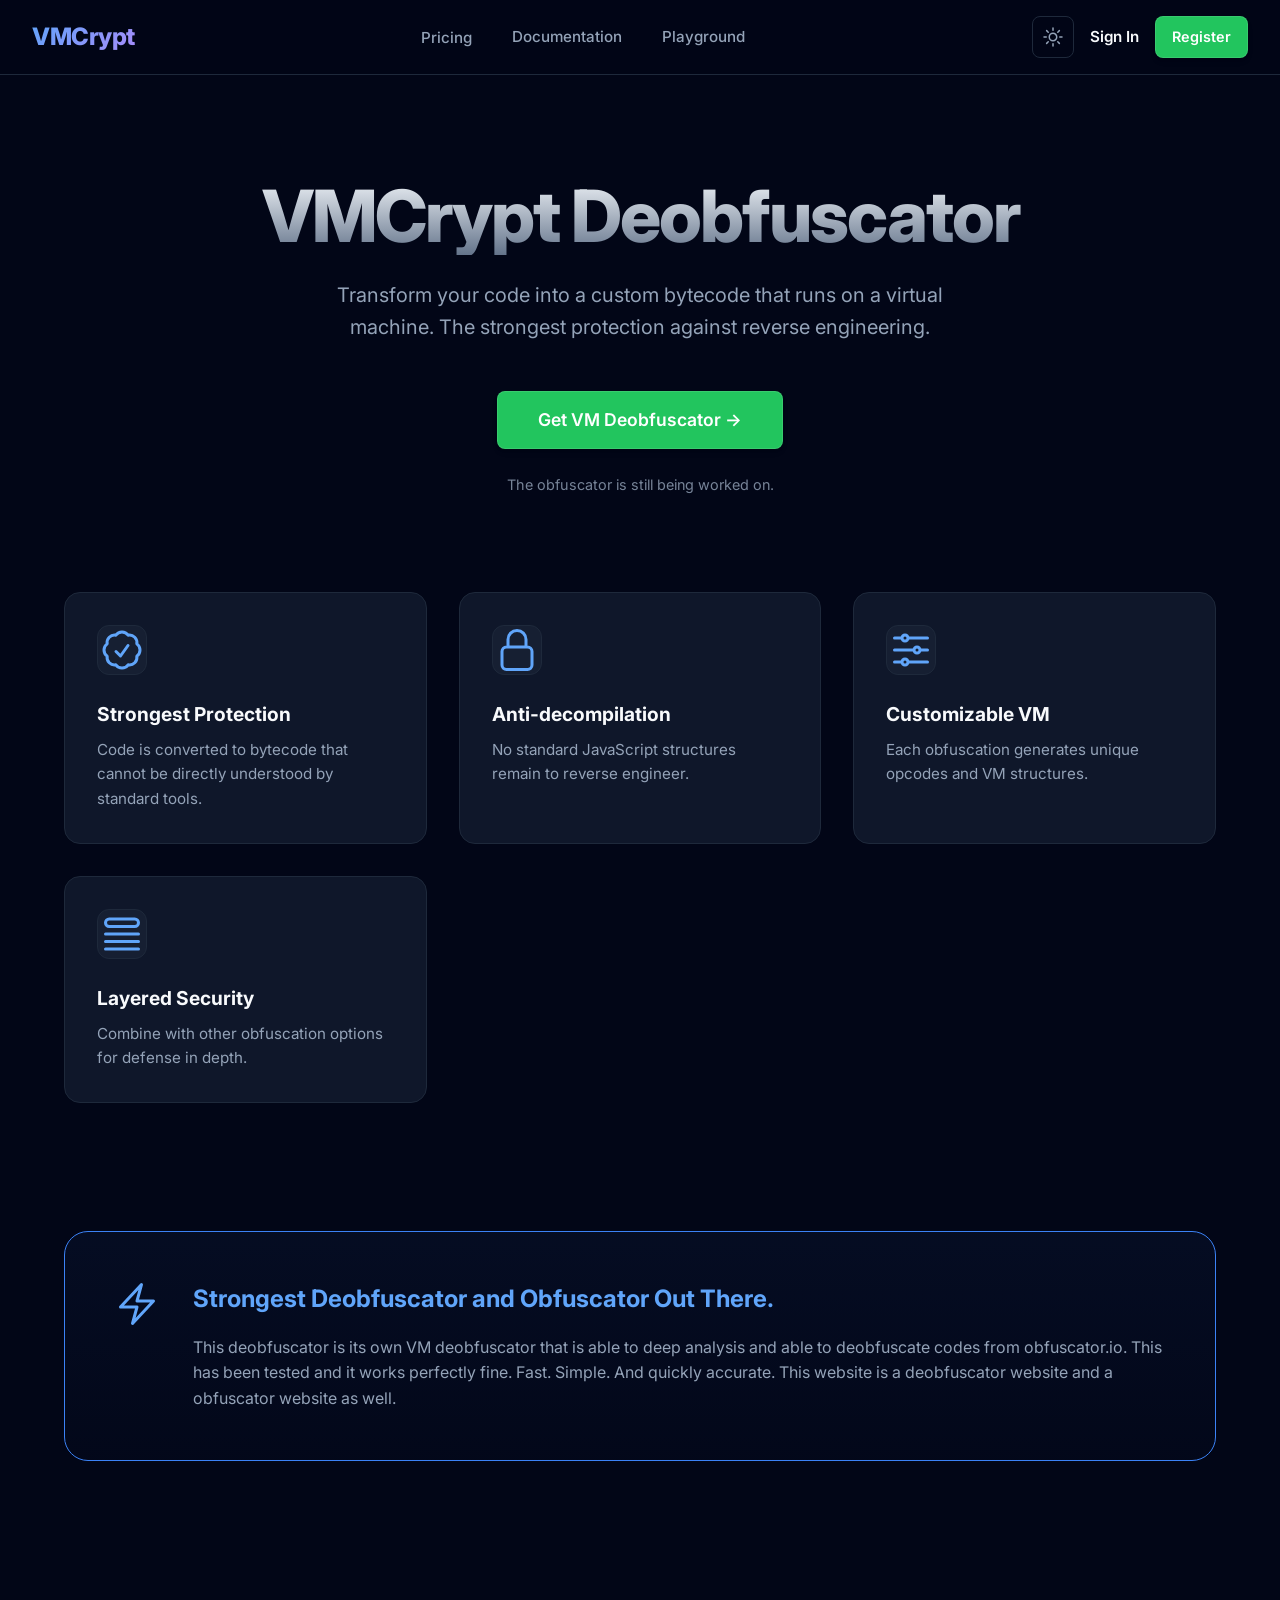
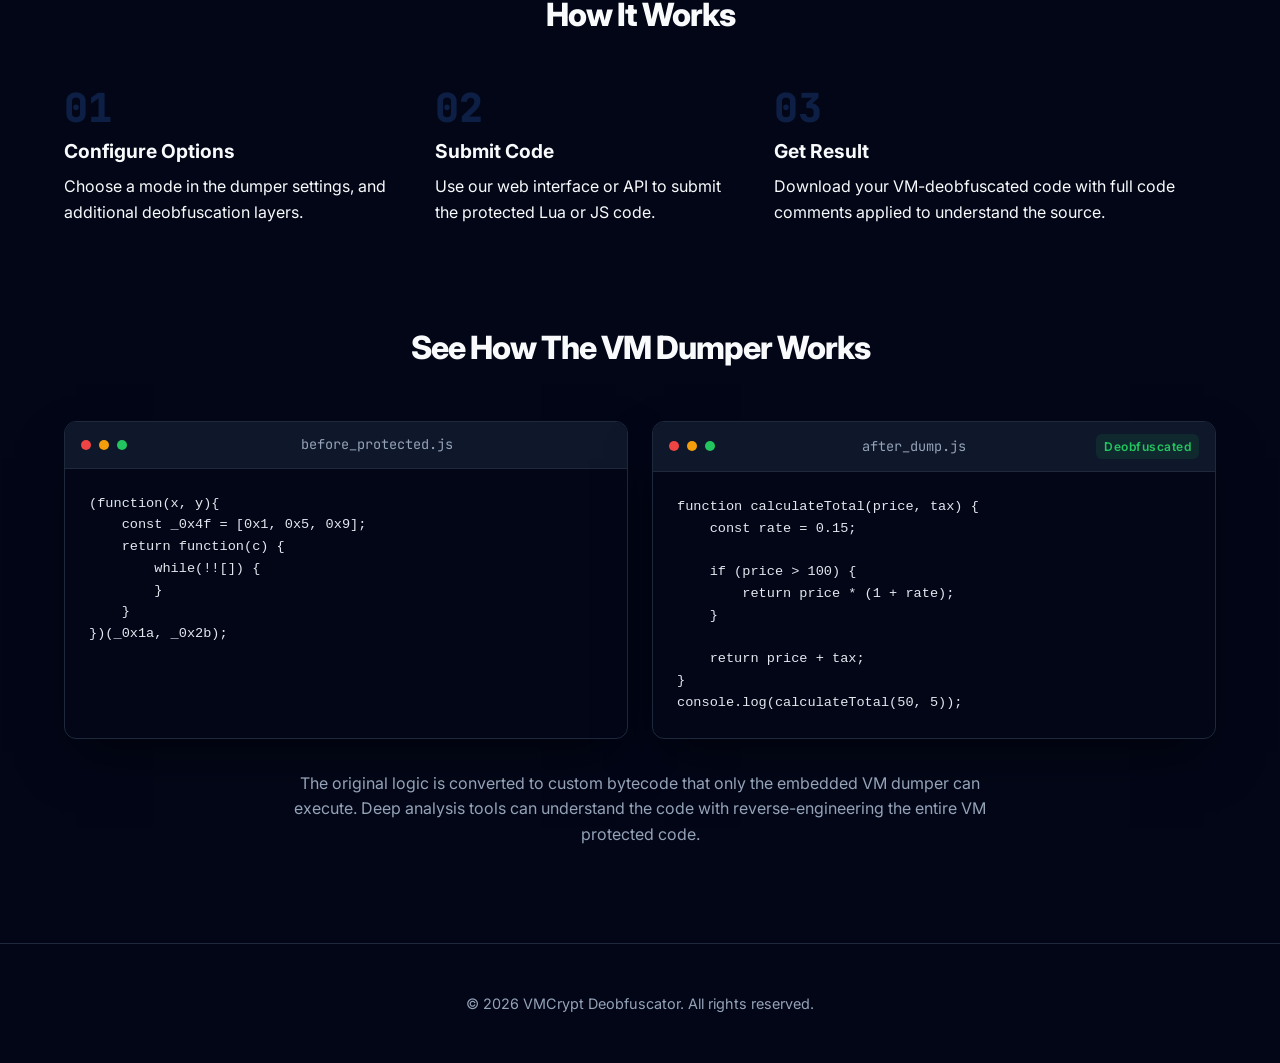
<file: index.html>
<!DOCTYPE html>
<html lang="en">
<head>
    <meta charset="UTF-8">
    <meta name="viewport" content="width=device-width, initial-scale=1.0">
    <title>VMCrypt Deobfuscator</title>
    <link rel="stylesheet" href="style.css">
    <link rel="preconnect" href="https://fonts.googleapis.com">
    <link rel="preconnect" href="https://fonts.gstatic.com" crossorigin>
    <link href="https://fonts.googleapis.com/css2?family=Inter:wght@400;500;600;700;800&family=JetBrains+Mono:wght@400;700&display=swap" rel="stylesheet">
</head>
<body>
    <header>
        <nav class="navbar">
            <a href="#" class="logo">VMCrypt</a>
            <div class="nav-links">
                <button id="btn-pricing" class="nav-btn">Pricing</button>
                <a href="#docs" class="nav-link">Documentation</a>
                <a href="dumper-legacy/index.html" class="nav-link">Playground</a>
            </div>
            <div class="nav-actions">
                <button id="theme-toggle" aria-label="Toggle Theme">
                    <svg class="icon-svg" viewBox="0 0 24 24"><path stroke-linecap="round" stroke-linejoin="round" d="M12 3v2.25m6.364.386l-1.591 1.591M21 12h-2.25m-.386 6.364l-1.591-1.591M12 18.75V21m-4.773-4.227l-1.591 1.591M5.25 12H3m4.227-4.773L5.636 5.636M15.75 12a3.75 3.75 0 11-7.5 0 3.75 3.75 0 017.5 0z" /></svg>
                </button>
                <a href="#login" class="btn-text">Sign In</a>
                <a href="#register" class="btn-primary small">Register</a>
            </div>
        </nav>
    </header>

    <main>
        <section class="hero">
            <div class="hero-content">
                <h1>VMCrypt Deobfuscator</h1>
                <p class="subtitle">Transform your code into a custom bytecode that runs on a virtual machine. The strongest protection against reverse engineering.</p>
                <div class="hero-actions">
                    <a href="dumper-legacy/index.html" class="btn-primary large">Get VM Deobfuscator &rarr;</a>
                    <p class="status-text">The obfuscator is still being worked on.</p>
                </div>
            </div>
        </section>

        <section class="features-grid">
            <div class="card">
                <div class="icon-box">
                    <svg class="icon-svg lg" viewBox="0 0 24 24"><path stroke-linecap="round" stroke-linejoin="round" d="M9 12.75L11.25 15 15 9.75M21 12c0 1.268-.63 2.39-1.593 3.068a3.745 3.745 0 01-1.043 3.296 3.745 3.745 0 01-3.296 1.043A3.745 3.745 0 0112 21c-1.268 0-2.39-.63-3.068-1.593a3.746 3.746 0 01-3.296-1.043 3.745 3.745 0 01-1.043-3.296A3.745 3.745 0 013 12c0-1.268.63-2.39 1.593-3.068a3.745 3.745 0 011.043-3.296 3.746 3.746 0 013.296-1.043A3.746 3.746 0 0112 3c1.268 0 2.39.63 3.068 1.593a3.746 3.746 0 013.296 1.043 3.746 3.746 0 011.043 3.296A3.745 3.745 0 0121 12z" /></svg>
                </div>
                <h3>Strongest Protection</h3>
                <p>Code is converted to bytecode that cannot be directly understood by standard tools.</p>
            </div>
            <div class="card">
                <div class="icon-box">
                    <svg class="icon-svg lg" viewBox="0 0 24 24"><path stroke-linecap="round" stroke-linejoin="round" d="M16.5 10.5V6.75a4.5 4.5 0 10-9 0v3.75m-.75 11.25h10.5a2.25 2.25 0 002.25-2.25v-6.75a2.25 2.25 0 00-2.25-2.25H6.75a2.25 2.25 0 00-2.25 2.25v6.75a2.25 2.25 0 002.25 2.25z" /></svg>
                </div>
                <h3>Anti-decompilation</h3>
                <p>No standard JavaScript structures remain to reverse engineer.</p>
            </div>
            <div class="card">
                <div class="icon-box">
                    <svg class="icon-svg lg" viewBox="0 0 24 24"><path stroke-linecap="round" stroke-linejoin="round" d="M10.5 6h9.75M10.5 6a1.5 1.5 0 11-3 0m3 0a1.5 1.5 0 10-3 0M3.75 6H7.5m3 12h9.75m-9.75 0a1.5 1.5 0 01-3 0m3 0a1.5 1.5 0 00-3 0m-3.75 0H7.5m9-6h3.75m-3.75 0a1.5 1.5 0 01-3 0m3 0a1.5 1.5 0 00-3 0m-9.75 0h9.75" /></svg>
                </div>
                <h3>Customizable VM</h3>
                <p>Each obfuscation generates unique opcodes and VM structures.</p>
            </div>
            <div class="card">
                <div class="icon-box">
                    <svg class="icon-svg lg" viewBox="0 0 24 24"><path stroke-linecap="round" stroke-linejoin="round" d="M3.75 12h16.5m-16.5 3.75h16.5M3.75 19.5h16.5M5.625 4.5h12.75a1.875 1.875 0 010 3.75H5.625a1.875 1.875 0 010-3.75z" /></svg>
                </div>
                <h3>Layered Security</h3>
                <p>Combine with other obfuscation options for defense in depth.</p>
            </div>
        </section>

        <section class="highlight-box">
            <div class="highlight-content">
                <div class="highlight-icon-box">
                    <svg class="icon-svg lg" viewBox="0 0 24 24"><path stroke-linecap="round" stroke-linejoin="round" d="M3.75 13.5l10.5-11.25L12 10.5h8.25L9.75 21.75 12 13.5H3.75z" /></svg>
                </div>
                <div class="highlight-text">
                    <h3>Strongest Deobfuscator and Obfuscator Out There.</h3>
                    <p>This deobfuscator is its own VM deobfuscator that is able to deep analysis and able to deobfuscate codes from obfuscator.io. This has been tested and it works perfectly fine. Fast. Simple. And quickly accurate. This website is a deobfuscator website and a obfuscator website as well.</p>
                </div>
            </div>
        </section>

        <section class="how-it-works">
            <h2>How It Works</h2>
            <div class="steps-container">
                <div class="step">
                    <span class="step-num">01</span>
                    <h3>Configure Options</h3>
                    <p>Choose a mode in the dumper settings, and additional deobfuscation layers.</p>
                </div>
                <div class="step">
                    <span class="step-num">02</span>
                    <h3>Submit Code</h3>
                    <p>Use our web interface or API to submit the protected Lua or JS code.</p>
                </div>
                <div class="step">
                    <span class="step-num">03</span>
                    <h3>Get Result</h3>
                    <p>Download your VM-deobfuscated code with full code comments applied to understand the source.</p>
                </div>
            </div>
        </section>

        <section class="comparison">
            <h2>See How The VM Dumper Works</h2>
            <div class="code-windows">
                <div class="window">
                    <div class="window-header">
                        <div class="dots"><span></span><span></span><span></span></div>
                        <span class="filename">before_protected.js</span>
                    </div>
                    <div class="code-content">
<pre><code>(function(x, y){
    const _0x4f = [0x1, 0x5, 0x9];
    return function(c) {
        while(!![]) {
        }
    }
})(_0x1a, _0x2b);</code></pre>
                    </div>
                </div>

                <div class="window">
                    <div class="window-header">
                        <div class="dots"><span></span><span></span><span></span></div>
                        <span class="filename">after_dump.js</span>
                        <span class="badge">Deobfuscated</span>
                    </div>
                    <div class="code-content">
<pre><code>function calculateTotal(price, tax) {
    const rate = 0.15;
    
    if (price > 100) {
        return price * (1 + rate);
    }
    
    return price + tax;
}
console.log(calculateTotal(50, 5));</code></pre>
                    </div>
                </div>
            </div>
            <p class="comparison-footer">The original logic is converted to custom bytecode that only the embedded VM dumper can execute. Deep analysis tools can understand the code with reverse-engineering the entire VM protected code.</p>
        </section>
    </main>

    <div id="pricing-modal" class="modal">
        <div class="modal-content">
            <div class="modal-header">
                <h2>VMCrypt Pricing</h2>
                <div class="close-modal">
                    <svg class="icon-svg" viewBox="0 0 24 24"><path stroke-linecap="round" stroke-linejoin="round" d="M6 18L18 6M6 6l12 12" /></svg>
                </div>
            </div>
            <div class="pricing-grid">
                <div class="price-card">
                    <h3>Basic Dumper</h3>
                    <div class="price">$0<span>/mo</span></div>
                    <ul>
                        <li><svg class="icon-svg sm" viewBox="0 0 24 24"><path stroke-linecap="round" stroke-linejoin="round" d="M4.5 12.75l6 6 9-13.5" /></svg>Quick Analysis Mode</li>
                        <li><svg class="icon-svg sm" viewBox="0 0 24 24"><path stroke-linecap="round" stroke-linejoin="round" d="M4.5 12.75l6 6 9-13.5" /></svg>One Dumper Mode (Quick)</li>
                        <li><svg class="icon-svg sm" viewBox="0 0 24 24"><path stroke-linecap="round" stroke-linejoin="round" d="M4.5 12.75l6 6 9-13.5" /></svg>50MB File Limit</li>
                        <li><svg class="icon-svg sm" viewBox="0 0 24 24"><path stroke-linecap="round" stroke-linejoin="round" d="M4.5 12.75l6 6 9-13.5" /></svg>90% Accuracy with source return</li>
                    </ul>
                    <button class="btn-primary">Current Plan</button>
                </div>
                <div class="price-card recommended">
                    <h3>Pro Analyst</h3>
                    <div class="price">$10<span>/year</span></div>
                    <ul>
                        <li><svg class="icon-svg sm" viewBox="0 0 24 24"><path stroke-linecap="round" stroke-linejoin="round" d="M4.5 12.75l6 6 9-13.5" /></svg>Deep & Full Dump Modes</li>
                        <li><svg class="icon-svg sm" viewBox="0 0 24 24"><path stroke-linecap="round" stroke-linejoin="round" d="M4.5 12.75l6 6 9-13.5" /></svg>Full VM Dumper</li>
                        <li><svg class="icon-svg sm" viewBox="0 0 24 24"><path stroke-linecap="round" stroke-linejoin="round" d="M4.5 12.75l6 6 9-13.5" /></svg>No File Limit</li>
                        <li><svg class="icon-svg sm" viewBox="0 0 24 24"><path stroke-linecap="round" stroke-linejoin="round" d="M4.5 12.75l6 6 9-13.5" /></svg>API Access</li>
                        <li><svg class="icon-svg sm" viewBox="0 0 24 24"><path stroke-linecap="round" stroke-linejoin="round" d="M4.5 12.75l6 6 9-13.5" /></svg>100% Accurate Full Source</li>
                        <li><svg class="icon-svg sm" viewBox="0 0 24 24"><path stroke-linecap="round" stroke-linejoin="round" d="M4.5 12.75l6 6 9-13.5" /></svg>Access to Discord Bot</li>
                    </ul>
                    <button class="btn-primary large">Upgrade</button>
                </div>
            </div>
        </div>
    </div>

    <footer>
        <p>&copy; 2026 VMCrypt Deobfuscator. All rights reserved.</p>
    </footer>

    <script src="script.js"></script>
</body>
</html>
</file>
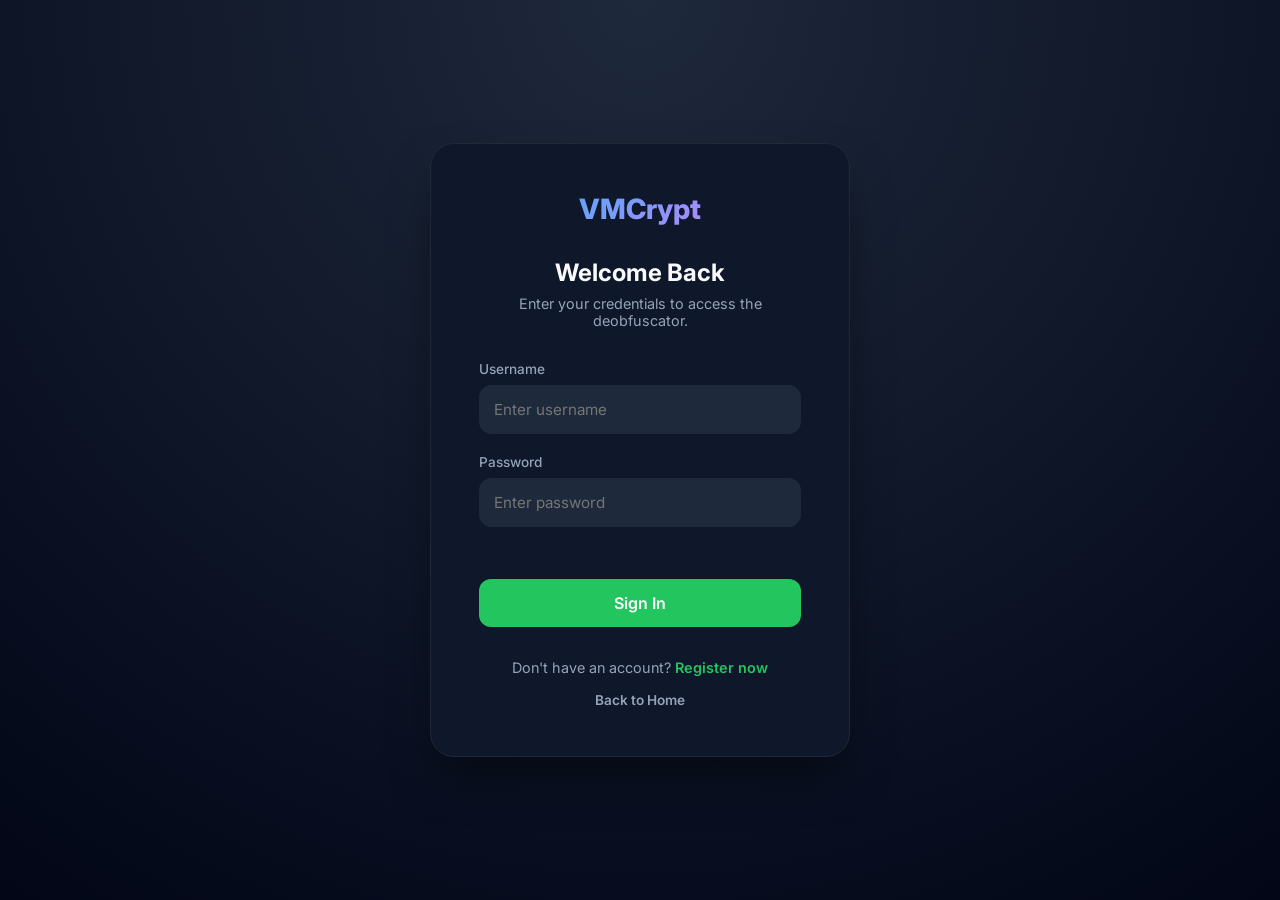
<file: accountlogin/index.html>
<!DOCTYPE html>
<html lang="en">
<head>
    <meta charset="UTF-8">
    <meta name="viewport" content="width=device-width, initial-scale=1.0">
    <title>Sign In - VMCrypt</title>
    <link rel="stylesheet" href="accountlogin.css">
    <link href="https://fonts.googleapis.com/css2?family=Inter:wght@400;500;600;700;800&display=swap" rel="stylesheet">
</head>
<body>
    <div class="auth-wrapper">
        <div class="auth-card">
            <a href="../index.html" class="logo">VMCrypt</a>
            <div class="header-text">
                <h2>Welcome Back</h2>
                <p>Enter your credentials to access the deobfuscator.</p>
            </div>
            
            <form id="login-form">
                <div class="input-group">
                    <label for="username">Username</label>
                    <input type="text" id="username" placeholder="Enter username" autocomplete="username" required>
                </div>
                <div class="input-group">
                    <label for="password">Password</label>
                    <input type="password" id="password" placeholder="Enter password" autocomplete="current-password" required>
                </div>
                <div id="error-msg" class="error-text"></div>
                <button type="submit" class="btn-submit">Sign In</button>
            </form>
            
            <div class="footer-links">
                <p>Don't have an account? <a href="../accountcreation/index.html">Register now</a></p>
                <a href="../index.html" class="back-link">Back to Home</a>
            </div>
        </div>
    </div>
    <script src="accountlogin.js"></script>
</body>
</html>
</file>
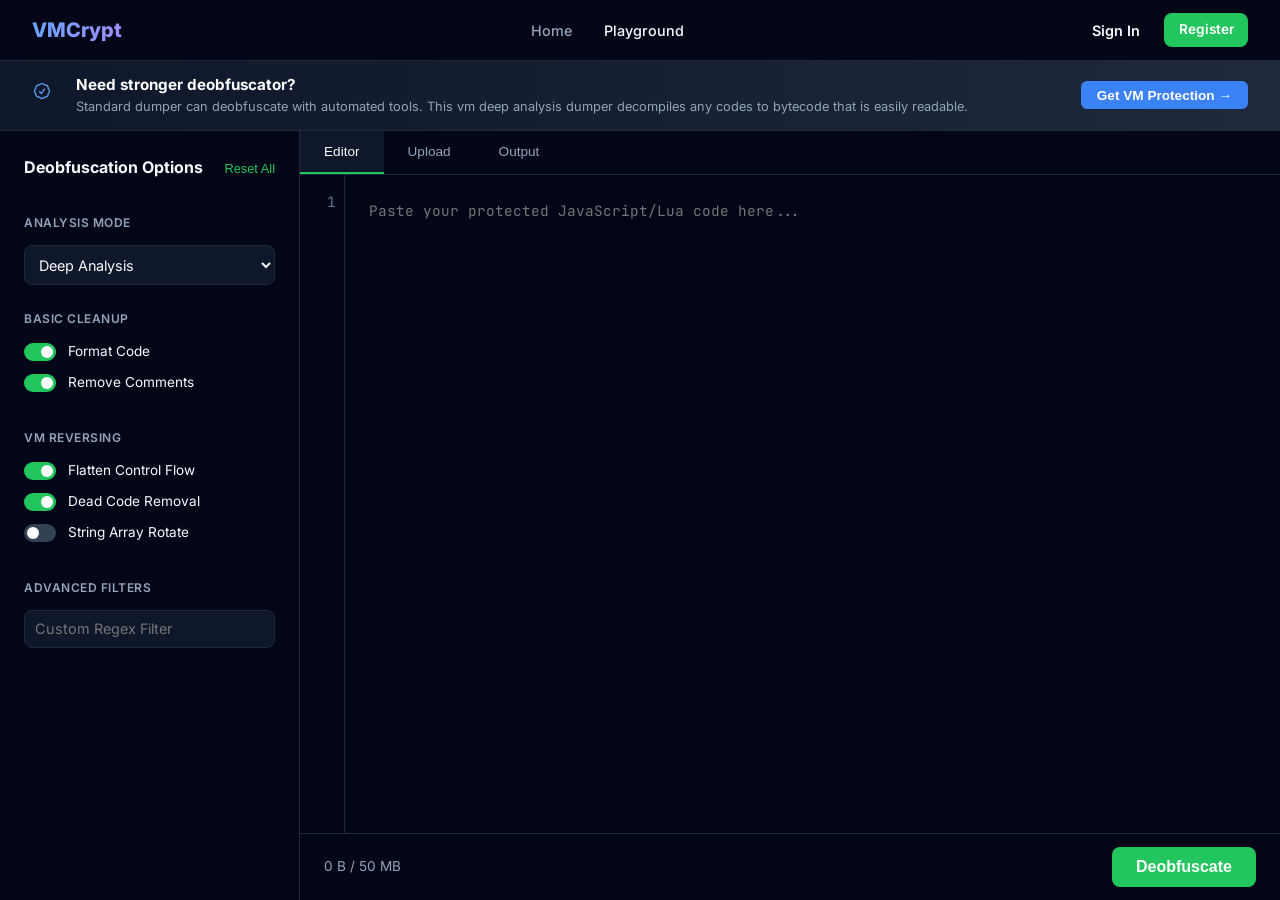
<file: dumper-legacy/index.html>
<!DOCTYPE html>
<html lang="en">
<head>
    <meta charset="UTF-8">
    <meta name="viewport" content="width=device-width, initial-scale=1.0">
    <title>VMCrypt - Dumper Legacy</title>
    <link rel="stylesheet" href="dumper.css">
    <link rel="preconnect" href="https://fonts.googleapis.com">
    <link rel="preconnect" href="https://fonts.gstatic.com" crossorigin>
    <link href="https://fonts.googleapis.com/css2?family=Inter:wght@400;500;600;700;800&family=JetBrains+Mono:wght@400;700&display=swap" rel="stylesheet">
</head>
<body class="playground-body">
    <header>
        <nav class="navbar">
            <a href="../index.html" class="logo">VMCrypt</a>
            <div class="nav-links">
                <a href="../index.html" class="nav-link">Home</a>
                <a href="#" class="nav-link active">Playground</a>
            </div>
            <div class="nav-actions">
                <a href="#" class="btn-text">Sign In</a>
                <a href="#" class="btn-primary small">Register</a>
            </div>
        </nav>
    </header>

    <main class="playground-main">
        <div class="promo-banner">
            <div class="banner-icon">
                <svg class="icon-svg" viewBox="0 0 24 24"><path stroke-linecap="round" stroke-linejoin="round" d="M9 12.75L11.25 15 15 9.75M21 12c0 1.268-.63 2.39-1.593 3.068a3.745 3.745 0 01-1.043 3.296 3.745 3.745 0 01-3.296 1.043A3.745 3.745 0 0112 21c-1.268 0-2.39-.63-3.068-1.593a3.746 3.746 0 01-3.296-1.043 3.745 3.745 0 01-1.043-3.296A3.745 3.745 0 013 12c0-1.268.63-2.39 1.593-3.068a3.745 3.745 0 011.043-3.296 3.746 3.746 0 013.296-1.043A3.746 3.746 0 0112 3c1.268 0 2.39.63 3.068 1.593a3.746 3.746 0 013.296 1.043 3.746 3.746 0 011.043 3.296A3.745 3.745 0 0121 12z" /></svg>
            </div>
            <div class="banner-text">
                <h3>Need stronger deobfuscator?</h3>
                <p>Standard dumper can deobfuscate with automated tools. This vm deep analysis dumper decompiles any codes to bytecode that is easily readable.</p>
            </div>
            <button class="btn-banner">Get VM Protection &rarr;</button>
        </div>

        <div class="workspace">
            <aside class="sidebar">
                <div class="sidebar-header">
                    <h3>Deobfuscation Options</h3>
                    <button class="reset-btn" id="reset-btn">Reset All</button>
                </div>

                <div class="options-group">
                    <h4>Analysis Mode</h4>
                    <select class="mode-select" id="mode-select">
                        <option value="quick">Quick Scan</option>
                        <option value="deep" selected>Deep Analysis</option>
                        <option value="dump">Fully Dump</option>
                    </select>
                </div>

                <div class="options-grid">
                    <div class="opt-col">
                        <h4>Basic Cleanup</h4>
                        <div class="toggle-wrapper">
                            <label class="switch">
                                <input type="checkbox" id="opt-format" checked>
                                <span class="slider"></span>
                            </label>
                            <span>Format Code</span>
                        </div>
                        <div class="toggle-wrapper">
                            <label class="switch">
                                <input type="checkbox" id="opt-comments" checked>
                                <span class="slider"></span>
                            </label>
                            <span>Remove Comments</span>
                        </div>
                    </div>

                    <div class="opt-col">
                        <h4>VM Reversing</h4>
                        <div class="toggle-wrapper">
                            <label class="switch">
                                <input type="checkbox" id="opt-flow" checked>
                                <span class="slider"></span>
                            </label>
                            <span>Flatten Control Flow</span>
                        </div>
                        <div class="toggle-wrapper">
                            <label class="switch">
                                <input type="checkbox" id="opt-dead" checked>
                                <span class="slider"></span>
                            </label>
                            <span>Dead Code Removal</span>
                        </div>
                        <div class="toggle-wrapper">
                            <label class="switch">
                                <input type="checkbox" id="opt-rotate">
                                <span class="slider"></span>
                            </label>
                            <span>String Array Rotate</span>
                        </div>
                    </div>
                </div>

                <div class="options-group">
                    <h4>Advanced Filters</h4>
                    <input type="text" placeholder="Custom Regex Filter" class="input-dark" id="custom-regex">
                </div>
            </aside>

            <section class="editor-container">
                <div class="editor-tabs">
                    <button class="tab active">Editor</button>
                    <button class="tab">Upload</button>
                    <button class="tab">Output</button>
                </div>
                
                <div class="code-area">
                    <div class="line-numbers">1</div>
                    <textarea id="code-input" placeholder="Paste your protected JavaScript/Lua code here..."></textarea>
                </div>

                <div class="editor-footer">
                    <span id="status-bar">0 B / 50 MB</span>
                    <button id="btn-deobfuscate" class="btn-primary large">Deobfuscate</button>
                </div>
            </section>
        </div>
    </main>

    <script src="dumper.js"></script>
</body>
</html>
</file>
<file: style.css>
:root {
    --bg-color: #020617;
    --card-bg: #0f172a;
    --text-main: #f8fafc;
    --text-muted: #94a3b8;
    --accent: #22c55e;
    --accent-hover: #16a34a;
    --border: #1e293b;
    --highlight-border: #3b82f6;
    --highlight-bg: rgba(59, 130, 246, 0.1);
    --font-main: 'Inter', -apple-system, BlinkMacSystemFont, sans-serif;
    --font-code: 'JetBrains Mono', monospace;
    --nav-glass: rgba(2, 6, 23, 0.85);
}

[data-theme="light"] {
    --bg-color: #ffffff;
    --card-bg: #f8fafc;
    --text-main: #0f172a;
    --text-muted: #64748b;
    --border: #e2e8f0;
    --highlight-bg: #eff6ff;
    --nav-glass: rgba(255, 255, 255, 0.9);
}

* { margin: 0; padding: 0; box-sizing: border-box; }

body {
    background-color: var(--bg-color);
    color: var(--text-main);
    font-family: var(--font-main);
    line-height: 1.6;
    overflow-x: hidden;
    transition: background-color 0.3s, color 0.3s;
}

.icon-svg { width: 24px; height: 24px; stroke-width: 1.5; stroke: currentColor; fill: none; }
.icon-svg.sm { width: 18px; height: 18px; }
.icon-svg.lg { width: 48px; height: 48px; }

header { position: fixed; top: 0; width: 100%; z-index: 1000; }

.navbar {
    display: flex; justify-content: space-between; align-items: center;
    padding: 1rem 2rem; max-width: 1400px; margin: 0 auto;
    background: var(--nav-glass); backdrop-filter: blur(12px);
    border-bottom: 1px solid var(--border);
}

.logo {
    font-weight: 800; font-size: 1.5rem; letter-spacing: -0.5px;
    background: linear-gradient(135deg, #60a5fa, #a78bfa);
    -webkit-background-clip: text; background-clip: text;
    -webkit-text-fill-color: transparent; text-decoration: none; cursor: pointer;
}

.nav-links { display: flex; gap: 2.5rem; }
.nav-link, .nav-btn {
    color: var(--text-muted); text-decoration: none; font-size: 0.95rem; font-weight: 500;
    background: none; border: none; cursor: pointer; font-family: inherit; transition: color 0.2s;
}
.nav-link:hover, .nav-btn:hover, .nav-link.active { color: var(--text-main); }

.nav-actions { display: flex; align-items: center; gap: 1rem; }
#theme-toggle {
    background: none; border: 1px solid var(--border); color: var(--text-muted);
    cursor: pointer; display: flex; align-items: center; justify-content: center;
    padding: 8px; border-radius: 8px; transition: all 0.2s;
}
#theme-toggle:hover { color: var(--text-main); background-color: var(--card-bg); }

.btn-text { color: var(--text-main); text-decoration: none; font-weight: 600; font-size: 0.95rem; }
.btn-primary {
    background-color: var(--accent); color: white; text-decoration: none; font-weight: 600;
    border-radius: 8px; border: 1px solid rgba(255,255,255,0.1); cursor: pointer;
    transition: all 0.2s ease; display: inline-flex; align-items: center; justify-content: center;
    box-shadow: 0 4px 6px -1px rgba(0, 0, 0, 0.1), 0 2px 4px -1px rgba(0, 0, 0, 0.06);
}
.btn-primary.small { padding: 0.5rem 1rem; font-size: 0.9rem; }
.btn-primary.large { padding: 0.875rem 2.5rem; font-size: 1.1rem; }
.btn-primary:hover { background-color: var(--accent-hover); transform: translateY(-1px); box-shadow: 0 10px 15px -3px rgba(0, 0, 0, 0.1); }

main { padding-top: 80px; max-width: 1200px; margin: 0 auto; padding-left: 1.5rem; padding-right: 1.5rem; }

.hero { text-align: center; padding: 6rem 0; }
.hero h1 {
    font-size: 3.5rem; font-weight: 800; letter-spacing: -2px; margin-bottom: 1.5rem;
    background: linear-gradient(180deg, #f1f5f9 0%, #64748b 100%);
    -webkit-background-clip: text; background-clip: text; -webkit-text-fill-color: transparent; line-height: 1.1;
}
[data-theme="light"] .hero h1 { background: linear-gradient(180deg, #0f172a 0%, #64748b 100%); -webkit-background-clip: text; background-clip: text; -webkit-text-fill-color: transparent; }
.hero .subtitle { color: var(--text-muted); font-size: 1.125rem; max-width: 650px; margin: 0 auto 3rem; font-weight: 400; }
.status-text { margin-top: 1.5rem; font-size: 0.9rem; color: var(--text-muted); opacity: 0.8; }

.features-grid { display: grid; grid-template-columns: repeat(auto-fit, minmax(280px, 1fr)); gap: 2rem; margin-bottom: 8rem; }
.card {
    background-color: var(--card-bg); border: 1px solid var(--border); padding: 2rem;
    border-radius: 16px; transition: all 0.3s ease;
}
.card:hover { transform: translateY(-5px); border-color: var(--highlight-border); box-shadow: 0 20px 25px -5px rgba(0, 0, 0, 0.1); }
.card .icon-box {
    width: 50px; height: 50px; border-radius: 12px; background: rgba(30, 41, 59, 0.5);
    display: flex; align-items: center; justify-content: center; margin-bottom: 1.5rem; color: #60a5fa; border: 1px solid var(--border);
}
.card h3 { margin-bottom: 0.5rem; font-size: 1.2rem; font-weight: 700; color: var(--text-main); }
.card p { color: var(--text-muted); font-size: 0.95rem; line-height: 1.6; }

.highlight-box {
    border: 1px solid var(--highlight-border);
    background: linear-gradient(180deg, rgba(59, 130, 246, 0.05) 0%, rgba(59, 130, 246, 0.01) 100%);
    border-radius: 24px; padding: 3rem; margin-bottom: 8rem; position: relative; overflow: hidden;
}
.highlight-content { display: flex; gap: 2rem; align-items: flex-start; flex-direction: column; text-align: center; }
.highlight-icon-box { color: #60a5fa; margin: 0 auto; }
.highlight-text h3 { color: #60a5fa; margin-bottom: 1rem; font-size: 1.5rem; font-weight: 700; }
.highlight-text p { color: var(--text-muted); font-size: 1rem; line-height: 1.6; }

.how-it-works, .comparison { text-align: center; margin-bottom: 6rem; }
.how-it-works h2, .comparison h2 { margin-bottom: 3rem; font-size: 2rem; font-weight: 800; letter-spacing: -1px; }
.steps-container { display: flex; flex-direction: column; gap: 2rem; text-align: center; }
.step-num {
    display: block; font-family: var(--font-code); color: var(--highlight-border);
    font-size: 2.5rem; font-weight: 800; margin-bottom: 0.5rem; opacity: 0.2; line-height: 1;
}
.step h3 { margin-bottom: 0.5rem; font-size: 1.2rem; font-weight: 700; }

.code-windows { display: grid; grid-template-columns: 1fr; gap: 1.5rem; margin-bottom: 2rem; }
.window {
    background-color: #020617; border: 1px solid var(--border); border-radius: 12px;
    overflow: hidden; box-shadow: 0 25px 50px -12px rgba(0, 0, 0, 0.5); text-align: left;
}
.window-header {
    background-color: #0f172a; padding: 0.75rem 1rem; display: flex;
    align-items: center; border-bottom: 1px solid var(--border);
}
.dots { display: flex; gap: 8px; margin-right: 1rem; }
.dots span { width: 10px; height: 10px; border-radius: 50%; }
.dots span:nth-child(1) { background-color: #ef4444; }
.dots span:nth-child(2) { background-color: #f59e0b; }
.dots span:nth-child(3) { background-color: #22c55e; }
.filename { font-family: var(--font-code); font-size: 0.85rem; color: var(--text-muted); flex-grow: 1; text-align: center; }
.badge {
    background-color: rgba(34, 197, 94, 0.1); color: #22c55e; font-size: 0.75rem;
    padding: 3px 8px; border-radius: 6px; font-weight: 600; letter-spacing: 0.5px;
}
.code-content { padding: 1.5rem; font-family: var(--font-code); font-size: 0.85rem; color: #e2e8f0; overflow-x: auto; line-height: 1.6; }
.comparison-footer { max-width: 700px; margin: 0 auto; color: var(--text-muted); font-size: 1rem; }

.modal {
    display: none; position: fixed; z-index: 2000; left: 0; top: 0;
    width: 100%; height: 100%; overflow: auto;
    background-color: rgba(2, 6, 23, 0.9); backdrop-filter: blur(8px);
}
.modal-content {
    background-color: var(--bg-color); margin: 5% auto; padding: 0;
    border: 1px solid var(--border); width: 95%; max-width: 900px;
    border-radius: 24px; position: relative; text-align: center;
    box-shadow: 0 25px 50px -12px rgba(0, 0, 0, 0.5); overflow: hidden;
}
.modal-header { padding: 1.5rem; border-bottom: 1px solid var(--border); background: var(--card-bg); display: flex; justify-content: space-between; align-items: center; }
.modal-header h2 { font-size: 1.5rem; font-weight: 800; }
.close-modal { color: var(--text-muted); width: 32px; height: 32px; cursor: pointer; transition: color 0.2s; display: flex; align-items: center; justify-content: center; }
.close-modal:hover { color: var(--text-main); }

.pricing-grid { display: flex; flex-direction: column; gap: 2rem; padding: 2rem; align-items: center; }
.price-card {
    background: var(--card-bg); border: 1px solid var(--border); padding: 2rem;
    border-radius: 16px; width: 100%; max-width: 350px; text-align: left; transition: transform 0.2s;
    display: flex; flex-direction: column;
}
.price-card:hover { transform: translateY(-5px); }
.price-card.recommended { border-color: var(--accent); box-shadow: 0 0 40px rgba(34, 197, 94, 0.1); }
.price-card h3 { font-size: 1.25rem; margin-bottom: 0.5rem; font-weight: 700; }
.price { font-size: 2.5rem; font-weight: 800; margin-bottom: 1.5rem; color: var(--text-main); display: flex; align-items: baseline; }
.price span { font-size: 1rem; font-weight: 400; color: var(--text-muted); margin-left: 5px; }
.price-card ul { list-style: none; margin-bottom: 2rem; flex-grow: 1; }
.price-card ul li { margin-bottom: 0.75rem; color: var(--text-muted); font-size: 0.95rem; display: flex; align-items: center; gap: 0.75rem; }
.price-card ul li svg { color: var(--accent); flex-shrink: 0; }
.price-card button { width: 100%; padding: 0.875rem; margin-top: auto; }

footer { text-align: center; padding: 3rem 1rem; border-top: 1px solid var(--border); color: var(--text-muted); font-size: 0.9rem; }

@media (min-width: 768px) {
    .navbar { padding: 1rem 2rem; }
    .hero h1 { font-size: 4.5rem; }
    .hero .subtitle { font-size: 1.25rem; }
    .highlight-content { flex-direction: row; text-align: left; }
    .steps-container { flex-direction: row; text-align: left; }
    .code-windows { grid-template-columns: 1fr 1fr; }
    .pricing-grid { flex-direction: row; align-items: stretch; }
}

@media (max-width: 768px) {
    .nav-links { display: none; }
    .pricing-grid { padding: 1rem; }
    .highlight-box { padding: 2rem; }
    .card { padding: 1.5rem; }
    .hero { padding: 4rem 0; }
}
</file>
<file: accountlogin/accountlogin.css>
:root {
    --bg-color: #020617;
    --card-bg: #0f172a;
    --text-main: #f8fafc;
    --text-muted: #94a3b8;
    --accent: #22c55e;
    --accent-hover: #16a34a;
    --border: #1e293b;
    --input-bg: #1e293b;
    --error: #ef4444;
}

* { margin: 0; padding: 0; box-sizing: border-box; font-family: 'Inter', sans-serif; }

body {
    background-color: var(--bg-color);
    color: var(--text-main);
    height: 100vh;
    display: flex;
    justify-content: center;
    align-items: center;
    background-image: radial-gradient(circle at top center, #1e293b 0%, #020617 100%);
}

.auth-wrapper {
    width: 100%;
    padding: 1.5rem;
    display: flex;
    justify-content: center;
}

.auth-card {
    background-color: var(--card-bg);
    padding: 3rem;
    border-radius: 24px;
    border: 1px solid var(--border);
    width: 100%;
    max-width: 420px;
    box-shadow: 0 25px 50px -12px rgba(0, 0, 0, 0.5);
    display: flex;
    flex-direction: column;
    align-items: center;
}

.logo {
    font-weight: 800;
    font-size: 1.75rem;
    background: linear-gradient(135deg, #60a5fa, #a78bfa);
    -webkit-background-clip: text;
    background-clip: text;
    -webkit-text-fill-color: transparent;
    text-decoration: none;
    margin-bottom: 2rem;
}

.header-text { text-align: center; margin-bottom: 2rem; }
.header-text h2 { font-size: 1.5rem; margin-bottom: 0.5rem; }
.header-text p { color: var(--text-muted); font-size: 0.9rem; }

#login-form { width: 100%; }

.input-group { margin-bottom: 1.25rem; text-align: left; }
.input-group label { display: block; font-size: 0.85rem; font-weight: 500; margin-bottom: 0.5rem; color: var(--text-muted); }
.input-group input {
    width: 100%; background: var(--input-bg); border: 1px solid var(--border);
    color: var(--text-main); padding: 0.875rem; border-radius: 12px; outline: none;
    font-size: 0.95rem; transition: all 0.2s;
}
.input-group input:focus { border-color: var(--accent); box-shadow: 0 0 0 2px rgba(34, 197, 94, 0.1); }

.error-text { color: var(--error); font-size: 0.85rem; margin-bottom: 1rem; text-align: center; min-height: 1.2em; font-weight: 500; }

.btn-submit {
    width: 100%; padding: 0.875rem; background-color: var(--accent); color: white;
    font-weight: 600; border-radius: 12px; border: none; cursor: pointer;
    font-size: 1rem; transition: transform 0.1s, background-color 0.2s;
}
.btn-submit:hover { background-color: var(--accent-hover); }
.btn-submit:active { transform: scale(0.98); }

.footer-links { margin-top: 2rem; text-align: center; font-size: 0.9rem; color: var(--text-muted); }
.footer-links a { color: var(--accent); text-decoration: none; font-weight: 600; }
.back-link { display: block; margin-top: 1rem; color: var(--text-muted) !important; font-size: 0.85rem; }
.back-link:hover { color: var(--text-main) !important; }
</file>
<file: dumper-legacy/dumper.css>
:root {
    --bg-color: #020617;
    --card-bg: #0f172a;
    --sidebar-bg: #020617;
    --text-main: #f8fafc;
    --text-muted: #94a3b8;
    --accent: #22c55e;
    --accent-hover: #16a34a;
    --border: #1e293b;
    --input-bg: #0f172a;
    --font-main: 'Inter', -apple-system, BlinkMacSystemFont, sans-serif;
    --font-code: 'JetBrains Mono', monospace;:root {
    --bg-color: #020617;
    --card-bg: #0f172a;
    --sidebar-bg: #020617;
    --text-main: #f8fafc;
    --text-muted: #94a3b8;
    --accent: #22c55e;
    --accent-hover: #16a34a;
    --error: #ef4444;
    --border: #1e293b;
    --input-bg: #0f172a;
    --font-main: 'Inter', -apple-system, BlinkMacSystemFont, sans-serif;
    --font-code: 'JetBrains Mono', monospace;
    --nav-glass: rgba(2, 6, 23, 0.85);
}

* { margin: 0; padding: 0; box-sizing: border-box; }

body {
    background-color: var(--bg-color); color: var(--text-main); font-family: var(--font-main);
    line-height: 1.6; overflow: hidden; height: 100vh;
}

.toast-container {
    position: fixed;
    top: 90px;
    right: 24px;
    z-index: 10000;
    display: flex;
    flex-direction: column;
    gap: 12px;
    pointer-events: none;
}

.toast {
    position: relative;
    background: rgba(15, 23, 42, 0.85);
    backdrop-filter: blur(12px);
    -webkit-backdrop-filter: blur(12px);
    border: 1px solid rgba(255, 255, 255, 0.08);
    border-radius: 10px;
    padding: 14px 18px;
    min-width: 300px;
    max-width: 400px;
    color: var(--text-main);
    box-shadow: 0 8px 32px rgba(0, 0, 0, 0.4);
    display: flex;
    align-items: center;
    gap: 14px;
    pointer-events: auto;
    overflow: hidden;
    transform: translateX(120%);
    transition: transform 0.4s cubic-bezier(0.16, 1, 0.3, 1), opacity 0.3s ease;
}

.toast.visible {
    transform: translateX(0);
}

.toast.hiding {
    transform: translateY(-10px) scale(0.95);
    opacity: 0;
}

.toast::before {
    content: '';
    position: absolute;
    left: 0;
    top: 0;
    bottom: 0;
    width: 3px;
    background: var(--accent);
}

.toast.error::before {
    background: var(--error);
}

.toast-icon-box {
    display: flex;
    align-items: center;
    justify-content: center;
    width: 32px;
    height: 32px;
    border-radius: 50%;
    background: rgba(34, 197, 94, 0.1);
    color: var(--accent);
    flex-shrink: 0;
}

.toast.error .toast-icon-box {
    background: rgba(239, 68, 68, 0.1);
    color: var(--error);
}

.toast-content {
    display: flex;
    flex-direction: column;
    justify-content: center;
    flex: 1;
}

.toast-title {
    font-weight: 600;
    font-size: 0.9rem;
    line-height: 1.2;
    margin-bottom: 2px;
}

.toast-message {
    font-size: 0.8rem;
    color: var(--text-muted);
    line-height: 1.3;
}

.toast-progress {
    position: absolute;
    bottom: 0;
    left: 0;
    height: 2px;
    background: var(--accent);
    width: 100%;
    opacity: 0.7;
    animation: progress linear forwards;
}

.toast.error .toast-progress {
    background: var(--error);
}

@keyframes progress {
    from { width: 100%; }
    to { width: 0%; }
}

header { position: fixed; top: 0; width: 100%; z-index: 1000; }
.navbar {
    display: flex; justify-content: space-between; align-items: center;
    padding: 0.8rem 2rem; background: var(--nav-glass); backdrop-filter: blur(12px);
    border-bottom: 1px solid var(--border);
}

.logo {
    font-weight: 800; font-size: 1.25rem;
    background: linear-gradient(135deg, #60a5fa, #a78bfa);
    -webkit-background-clip: text; background-clip: text; -webkit-text-fill-color: transparent; text-decoration: none;
}

.nav-links { display: flex; gap: 2rem; }
.nav-link { color: var(--text-muted); text-decoration: none; font-size: 0.9rem; font-weight: 500; transition: color 0.2s; }
.nav-link.active, .nav-link:hover { color: var(--text-main); }
.nav-actions { display: flex; align-items: center; gap: 1.5rem; }
.btn-text { color: var(--text-main); text-decoration: none; font-weight: 600; font-size: 0.9rem; }
.btn-primary {
    background-color: var(--accent); color: white; text-decoration: none; font-weight: 600;
    border-radius: 8px; border: none; cursor: pointer; transition: background-color 0.2s;
}
.btn-primary.small { padding: 0.4rem 0.9rem; font-size: 0.85rem; }
.btn-primary.large { padding: 0.7rem 1.5rem; font-size: 1rem; }
.btn-primary:hover { background-color: var(--accent-hover); }

.playground-body { display: flex; flex-direction: column; min-height: 100vh; }
.playground-main { padding-top: 60px; height: 100vh; display: flex; flex-direction: column; }

.workspace { display: flex; flex: 1; overflow: hidden; }
.sidebar {
    width: 300px; background-color: var(--sidebar-bg); border-right: 1px solid var(--border);
    overflow-y: auto; padding: 1.5rem; display: flex; flex-direction: column; gap: 1.5rem; flex-shrink: 0;
}
.sidebar-header { display: flex; justify-content: space-between; align-items: center; margin-bottom: 0.5rem; }
.sidebar-header h3 { font-size: 1rem; }
.reset-btn { background: none; border: none; color: var(--accent); cursor: pointer; font-size: 0.8rem; }

.options-group h4, .opt-col h4 { font-size: 0.75rem; text-transform: uppercase; color: var(--text-muted); margin-bottom: 0.8rem; letter-spacing: 0.5px; font-weight: 600; }
.mode-select, .input-dark {
    width: 100%; background: var(--input-bg); border: 1px solid var(--border); color: var(--text-main);
    padding: 0.6rem; border-radius: 8px; outline: none; font-size: 0.9rem; font-family: inherit; transition: border-color 0.2s;
}
.mode-select:focus, .input-dark:focus { border-color: var(--accent); }
.options-grid { display: flex; flex-direction: column; gap: 1.5rem; }
.toggle-wrapper { display: flex; align-items: center; gap: 0.75rem; margin-bottom: 0.6rem; font-size: 0.85rem; color: var(--text-main); cursor: pointer; }

.switch { position: relative; display: inline-block; width: 32px; height: 18px; flex-shrink: 0; }
.switch input { opacity: 0; width: 0; height: 0; }
.slider { position: absolute; cursor: pointer; top: 0; left: 0; right: 0; bottom: 0; background-color: #334155; transition: .3s; border-radius: 18px; }
.slider:before { position: absolute; content: ""; height: 12px; width: 12px; left: 3px; bottom: 3px; background-color: white; transition: .3s; border-radius: 50%; }
input:checked + .slider { background-color: var(--accent); }
input:checked + .slider:before { transform: translateX(14px); }

.editor-container { flex: 1; display: flex; flex-direction: column; background-color: #020617; overflow: hidden; }
.editor-tabs { display: flex; background-color: var(--sidebar-bg); border-bottom: 1px solid var(--border); flex-shrink: 0; }
.tab { background: none; border: none; color: var(--text-muted); padding: 0.8rem 1.5rem; cursor: pointer; border-bottom: 2px solid transparent; font-size: 0.85rem; font-weight: 500; }
.tab.active { color: var(--text-main); border-bottom-color: var(--accent); background-color: var(--input-bg); }

.code-area { flex: 1; display: flex; position: relative; overflow: hidden; }
.code-area textarea {
    flex: 1; background: transparent; border: none; color: #e2e8f0; padding: 1.5rem;
    font-family: var(--font-code); font-size: 0.9rem; resize: none; outline: none; line-height: 1.6; white-space: pre; overflow: auto;
}

.editor-footer {
    padding: 0.8rem 1.5rem; background-color: var(--sidebar-bg); border-top: 1px solid var(--border);
    display: flex; justify-content: space-between; align-items: center; color: var(--text-muted); font-size: 0.85rem; flex-shrink: 0;
}

@media (max-width: 768px) {
    .nav-links { display: none; }
    .workspace { flex-direction: column; overflow-y: auto; }
    .sidebar { width: 100%; height: auto; border-right: none; border-bottom: 1px solid var(--border); flex-shrink: 0; max-height: 300px; }
    .editor-container { height: 500px; flex-shrink: 0; }
    .playground-main { height: auto; overflow-y: auto; }
    body { overflow: auto; height: auto; }
}
}

* { margin: 0; padding: 0; box-sizing: border-box; }

body {
    background-color: var(--bg-color); color: var(--text-main); font-family: var(--font-main);
    line-height: 1.6; overflow: hidden; height: 100vh;
}

.icon-svg { width: 20px; height: 20px; stroke-width: 1.5; stroke: currentColor; fill: none; }

header { position: fixed; top: 0; width: 100%; z-index: 1000; }
.navbar {
    display: flex; justify-content: space-between; align-items: center;
    padding: 0.8rem 2rem; background: var(--nav-glass); backdrop-filter: blur(12px);
    border-bottom: 1px solid var(--border);
}

.logo {
    font-weight: 800; font-size: 1.25rem;
    background: linear-gradient(135deg, #60a5fa, #a78bfa);
    -webkit-background-clip: text; background-clip: text; -webkit-text-fill-color: transparent; text-decoration: none;
}

.nav-links { display: flex; gap: 2rem; }
.nav-link { color: var(--text-muted); text-decoration: none; font-size: 0.9rem; font-weight: 500; transition: color 0.2s; }
.nav-link.active, .nav-link:hover { color: var(--text-main); }
.nav-actions { display: flex; align-items: center; gap: 1.5rem; }
.btn-text { color: var(--text-main); text-decoration: none; font-weight: 600; font-size: 0.9rem; }
.btn-primary {
    background-color: var(--accent); color: white; text-decoration: none; font-weight: 600;
    border-radius: 8px; border: none; cursor: pointer; transition: background-color 0.2s;
}
.btn-primary.small { padding: 0.4rem 0.9rem; font-size: 0.85rem; }
.btn-primary.large { padding: 0.7rem 1.5rem; font-size: 1rem; }
.btn-primary:hover { background-color: var(--accent-hover); }

.playground-body { display: flex; flex-direction: column; min-height: 100vh; }
.playground-main { padding-top: 60px; height: 100vh; display: flex; flex-direction: column; }

.promo-banner {
    background: linear-gradient(90deg, #0f172a 0%, #1e293b 100%);
    border-bottom: 1px solid var(--border); padding: 0.8rem 2rem;
    display: flex; align-items: center; gap: 1.5rem; flex-shrink: 0;
}
.banner-icon { color: #60a5fa; }
.banner-text h3 { font-size: 0.95rem; color: white; margin-bottom: 0; }
.banner-text p { font-size: 0.8rem; color: #94a3b8; }
.btn-banner { margin-left: auto; background: #3b82f6; color: white; border: none; padding: 0.4rem 1rem; border-radius: 6px; font-weight: 600; cursor: pointer; font-size: 0.85rem; }

.workspace { display: flex; flex: 1; overflow: hidden; }
.sidebar {
    width: 300px; background-color: var(--sidebar-bg); border-right: 1px solid var(--border);
    overflow-y: auto; padding: 1.5rem; display: flex; flex-direction: column; gap: 1.5rem; flex-shrink: 0;
}
.sidebar-header { display: flex; justify-content: space-between; align-items: center; margin-bottom: 0.5rem; }
.sidebar-header h3 { font-size: 1rem; }
.reset-btn { background: none; border: none; color: var(--accent); cursor: pointer; font-size: 0.8rem; }

.options-group h4, .opt-col h4 { font-size: 0.75rem; text-transform: uppercase; color: var(--text-muted); margin-bottom: 0.8rem; letter-spacing: 0.5px; font-weight: 600; }
.mode-select, .input-dark {
    width: 100%; background: var(--input-bg); border: 1px solid var(--border); color: var(--text-main);
    padding: 0.6rem; border-radius: 8px; outline: none; font-size: 0.9rem; font-family: inherit; transition: border-color 0.2s;
}
.mode-select:focus, .input-dark:focus { border-color: var(--accent); }
.options-grid { display: flex; flex-direction: column; gap: 1.5rem; }
.toggle-wrapper { display: flex; align-items: center; gap: 0.75rem; margin-bottom: 0.6rem; font-size: 0.85rem; color: var(--text-main); cursor: pointer; }

.switch { position: relative; display: inline-block; width: 32px; height: 18px; flex-shrink: 0; }
.switch input { opacity: 0; width: 0; height: 0; }
.slider { position: absolute; cursor: pointer; top: 0; left: 0; right: 0; bottom: 0; background-color: #334155; transition: .3s; border-radius: 18px; }
.slider:before { position: absolute; content: ""; height: 12px; width: 12px; left: 3px; bottom: 3px; background-color: white; transition: .3s; border-radius: 50%; }
input:checked + .slider { background-color: var(--accent); }
input:checked + .slider:before { transform: translateX(14px); }

.editor-container { flex: 1; display: flex; flex-direction: column; background-color: #020617; overflow: hidden; }
.editor-tabs { display: flex; background-color: var(--sidebar-bg); border-bottom: 1px solid var(--border); flex-shrink: 0; }
.tab { background: none; border: none; color: var(--text-muted); padding: 0.8rem 1.5rem; cursor: pointer; border-bottom: 2px solid transparent; font-size: 0.85rem; font-weight: 500; }
.tab.active { color: var(--text-main); border-bottom-color: var(--accent); background-color: var(--input-bg); }

.code-area { flex: 1; display: flex; position: relative; overflow: hidden; }
.line-numbers {
    padding: 1rem 0.5rem; color: #64748b; background-color: var(--sidebar-bg); border-right: 1px solid var(--border);
    font-family: var(--font-code); text-align: right; min-width: 45px; user-select: none; font-size: 0.9rem; line-height: 1.5; overflow: hidden;
}
.code-area textarea {
    flex: 1; background: transparent; border: none; color: #e2e8f0; padding: 1rem;
    font-family: var(--font-code); font-size: 0.9rem; resize: none; outline: none; line-height: 1.5; white-space: pre; overflow: auto;
}

.editor-footer {
    padding: 0.8rem 1.5rem; background-color: var(--sidebar-bg); border-top: 1px solid var(--border);
    display: flex; justify-content: space-between; align-items: center; color: var(--text-muted); font-size: 0.85rem; flex-shrink: 0;
}

@media (max-width: 768px) {
    .nav-links { display: none; }
    .promo-banner { display: none; }
    .workspace { flex-direction: column; overflow-y: auto; }
    .sidebar { width: 100%; height: auto; border-right: none; border-bottom: 1px solid var(--border); flex-shrink: 0; max-height: 300px; }
    .editor-container { height: 500px; flex-shrink: 0; }
    .playground-main { height: auto; overflow-y: auto; }
    body { overflow: auto; height: auto; }

}
</file>
